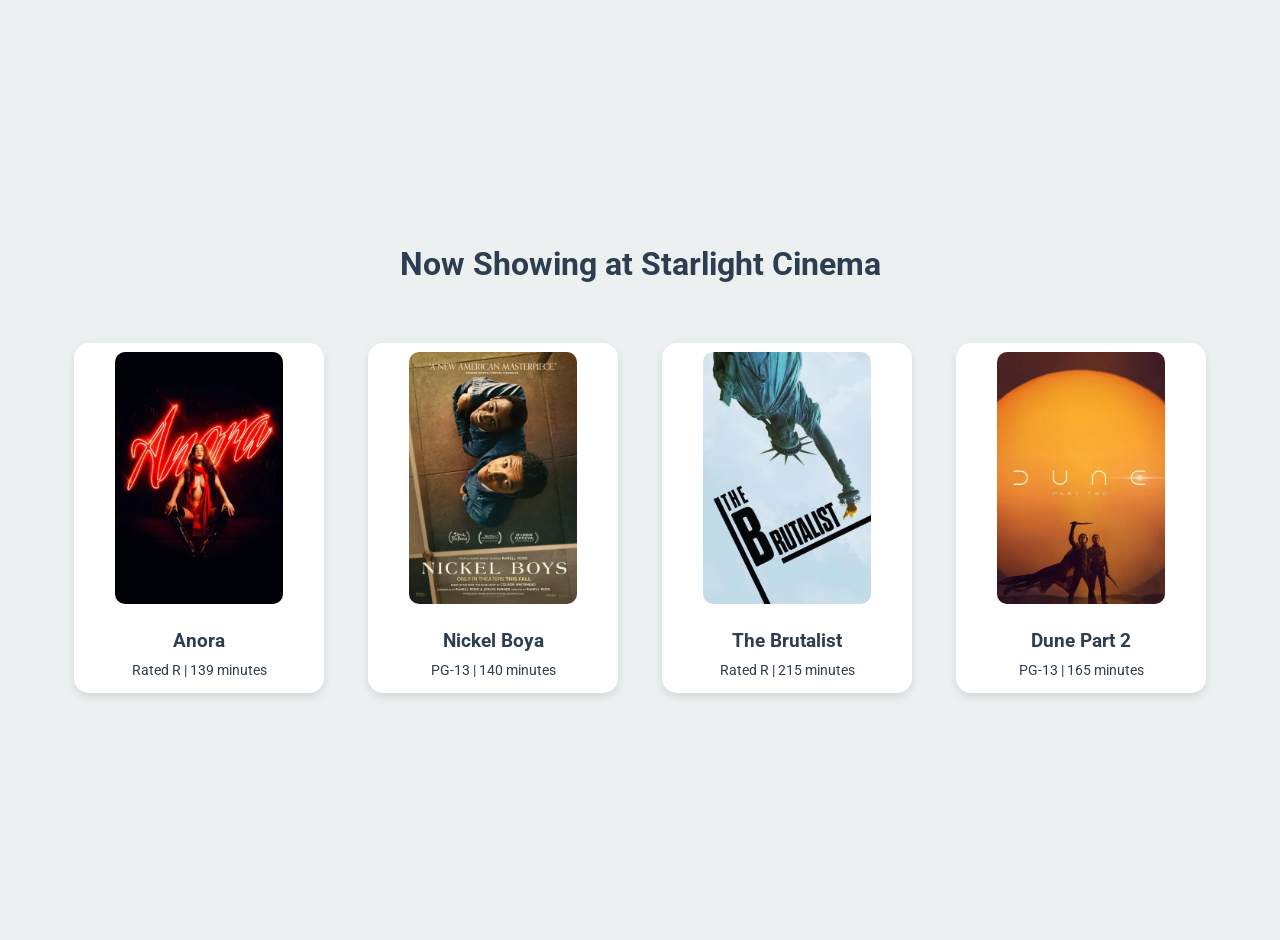
<file: index.html>
<!DOCTYPE html>
<html lang="en">
<head>
    <meta charset="UTF-8">
    <meta name="viewport" content="width=device-width, initial-scale=1.0">
    <title>Cinema Flip Cards</title>
    <link rel="stylesheet" href="styles.css">
</head>
<body>
    <div class="container">
        <h1>Now Showing at Starlight Cinema</h1>
        <div class="flip-card-container">
            <div class="flip-card">
                <div class="card-front">
                    <img src="images/placeholder1.jpg" alt="Movie 1">
                    <h2>Anora</h2>
                    <p>Rated R | 139 minutes</p>
                </div>
                <div class="card-back">
                    <h3>Showtimes:</h3>
                    <ul>
                        <li>2:00 PM</li>
                        <li>5:30 PM</li>
                        <li>8:45 PM</li>
                    </ul>
                    <p>A young escort from Brooklyn meets and impulsively marries the son of a Russian oligarch. Once the news reaches Russia, her fairy tale is threatened as his parents set out for New York to get the marriage annulled.</p>
                    <button class="book-now">Book Now</button>
                </div>
            </div>
        </div>
        <div class="flip-card-container">
            <div class="flip-card">
                <div class="card-front">
                    <img src="images/placeholder2.jpg" alt="Movie 2">
                    <h2>Nickel Boya</h2>
                    <p>PG-13 | 140 minutes</p>
                </div>
                <div class="card-back">
                    <h3>Showtimes:</h3>
                    <ul>
                        <li>1:30 PM</li>
                        <li>4:00 PM</li>
                        <li>6:30 PM</li>
                    </ul>
                    <p>Based on the Pulitzer Prize-winning novel by Colson Whitehead, "Nickel Boys" chronicles the powerful friendship between two young African-American men navigating the harrowing trials of reform school together in Florida.</p>
                    <button class="book-now">Book Now</button>
                </div>
            </div>
        </div>
        <div class="flip-card-container">
            <div class="flip-card">
                <div class="card-front">
                    <img src="images/placeholder3.jpg" alt="Movie 3">
                    <h2>The Brutalist</h2>
                    <p>Rated R | 215 minutes</p>
                </div>
                <div class="card-back">
                    <h3>Showtimes:</h3>
                    <ul>
                        <li>3:15 PM</li>
                        <li>6:45 PM</li>
                        <li>9:30 PM</li>
                    </ul>
                    <p>When a visionary architect and his wife flee post-war Europe in 1947 to rebuild their legacy and witness the birth of modern United States, their lives are changed forever by a mysterious, wealthy client.</p>
                    <button class="book-now">Book Now</button>
                </div>
            </div>
        </div>
        <div class="flip-card-container">
            <div class="flip-card">
                <div class="card-front">
                    <img src="images/placeholder4.jpg" alt="Movie 4">
                    <h2>Dune Part 2</h2>
                    <p>PG-13 | 165 minutes</p>
                </div>
                <div class="card-back">
                    <h3>Showtimes:</h3>
                    <ul>
                        <li>12:00 PM</li>
                        <li>2:30 PM</li>
                        <li>5:00 PM</li>
                    </ul>
                    <p>Paul Atreides unites with the Fremen while on a warpath of revenge against the conspirators who destroyed his family. Facing a choice between the love of his life and the fate of the universe, he endeavors to prevent a terrible future.</p>
                    <button class="book-now">Book Now</button>
                </div>
            </div>
        </div>
    </div>
</body>
</html>
</file>
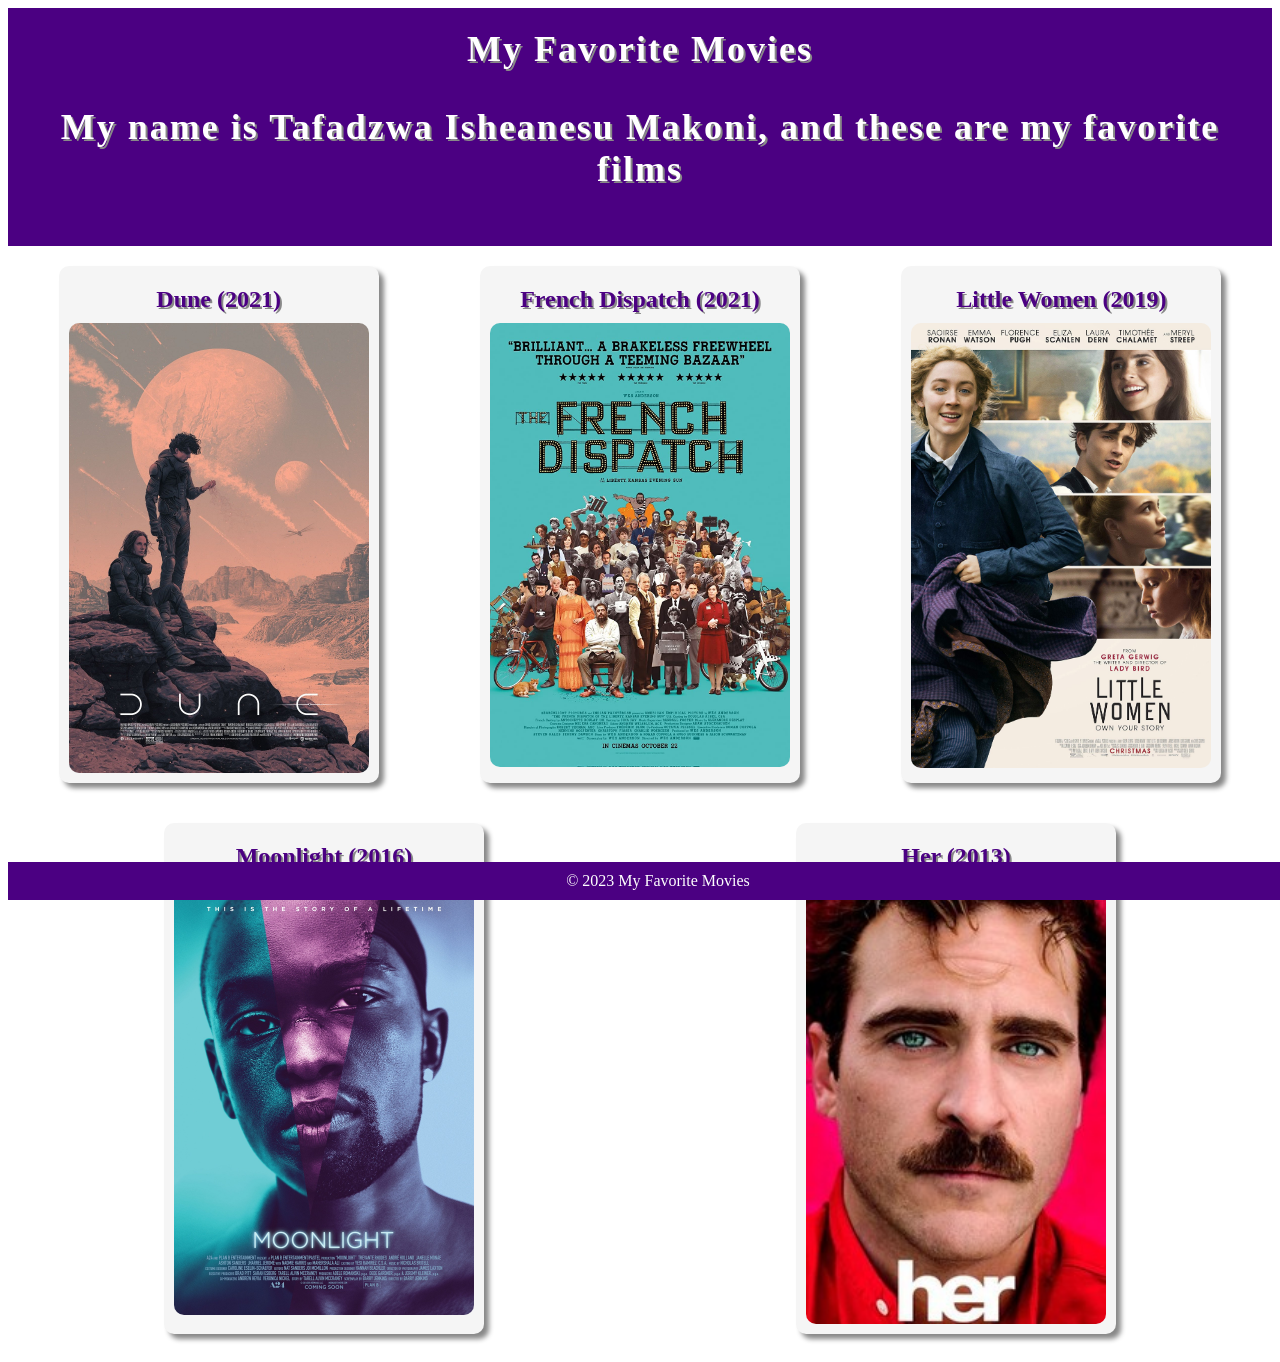
<file: myfavouritemovies.html>
<!DOCTYPE html>
<html>
  <head>
    <title>My Favorite Movies</title>
    <style>
      /* Header */
      header {
        background-color: #4b0082;
        color: #fff;
        padding: 20px;
        text-align: center;
        font-size: 36px;
        font-weight: bold;
        letter-spacing: 2px;
        text-shadow: 2px 2px #888;
      }

      /* Movie List */
      .movies {
        list-style-type: none;
        margin: 0;
        padding: 0;
        display: flex;
        justify-content: space-around;
        flex-wrap: wrap;
      }

      .movies li {
        margin: 20px;
        padding: 10px;
        background-color: #f5f5f5;
        border-radius: 10px;
        box-shadow: 5px 5px 5px #888888;
        width: 300px;
      }

      .movies li:hover {
        transform: scale(1.05);
        transition: all 0.3s ease-in-out;
      }

      .movie-title {
        color: #4b0082;
        text-align: center;
        margin: 10px 0;
        font-size: 24px;
        font-weight: bold;
        text-shadow: 2px 2px #888;
      }

      .movie-poster {
        display: block;
        margin: 0 auto;
        width: 100%;
        height: auto;
        border-radius: 10px;
      }

      /* Footer */
      footer {
        background-color: #4b0082;
        color: #fff;
        text-align: center;
        padding: 10px;
        position: absolute;
        bottom: 0;
        width: 100%;
      }
    </style>
  </head>

  <body>
    <header>
      My Favorite Movies
      <p>My name is Tafadzwa Isheanesu Makoni, and these are my favorite films</p>
    </header>

    <ul class="movies">
      <li>
        <h2 class="movie-title">Dune (2021)</h2>
        <img class="movie-poster" src="dune.jpg" alt="Dune (2021)">
      </li>
      <li>
        <h2 class="movie-title">French Dispatch (2021)</h2>
        <img class="movie-poster" src="frenchdispatch.jpg" alt="French Dispatch (2021)">
      </li>
      <li>
        <h2 class="movie-title">Little Women (2019)</h2>
        <img class="movie-poster" src="littlewomen.jpg" alt="Little Women (2019)">
      </li>
      <li>
        <h2 class="movie-title">Moonlight (2016)</h2>
        <img class="movie-poster" src="moonlight.jpg" alt="Moonlight (2016)">
      </li>
      <li>
        <h2 class="movie-title">Her (2013)</h2>
        <img class="movie-poster" src="her.jpg" alt="Her (2013)">
      </li>
    </ul>

    <footer>&copy; 2023 My Favorite Movies</footer>
  </body>
</html>
</file>
<file: styles.css>
@import url("https://fonts.googleapis.com/css2?family=Roboto:wght@300;400;700&display=swap");
body {
  font-family: "Roboto", sans-serif;
  background-color: #ecf0f1;
  display: flex;
  justify-content: center;
  align-items: center;
  min-height: 100vh;
  margin: 0;
  padding: 20px;
}

.container {
  text-align: center;
  max-width: 1200px;
}

h1 {
  color: #2c3e50;
  margin-bottom: 40px;
}

.flip-card-container {
  width: 250px;
  height: 350px;
  perspective: 1000px;
  margin: 20px;
  display: inline-block;
}

.flip-card {
  width: 100%;
  height: 100%;
  transition: transform 0.6s;
  transform-style: preserve-3d;
  cursor: pointer;
  position: relative;
}
.flip-card:hover {
  transform: rotateY(180deg);
}

.card-front, .card-back {
  position: absolute;
  width: 100%;
  height: 100%;
  backface-visibility: hidden;
  display: flex;
  flex-direction: column;
  align-items: center;
  justify-content: center;
  border-radius: 15px;
  box-shadow: 0 4px 8px rgba(0, 0, 0, 0.1);
  padding: 20px;
  box-sizing: border-box;
}

.card-front {
  background-color: white;
  color: #2c3e50;
}
.card-front img {
  width: 80%;
  height: auto;
  border-radius: 10px;
  margin-bottom: 15px;
}
.card-front h2 {
  margin: 10px 0 5px;
  font-size: 1.2em;
}
.card-front p {
  margin: 5px 0;
  font-size: 0.9em;
}

.card-back {
  background-color: #2c3e50;
  color: #ecf0f1;
  transform: rotateY(180deg);
}
.card-back h3 {
  margin-top: 0;
}
.card-back ul {
  list-style-type: none;
  padding: 0;
  margin: 10px 0;
}
.card-back li {
  margin: 5px 0;
}
.card-back p {
  font-size: 0.9em;
  margin: 10px 0;
}
.card-back .book-now {
  background-color: #e74c3c;
  color: white;
  border: none;
  padding: 10px 20px;
  border-radius: 5px;
  cursor: pointer;
  transition: background-color 0.3s;
  font-weight: bold;
}
.card-back .book-now:hover {
  background-color: rgb(213.698630137, 43.8356164384, 26.301369863);
}

@media (max-width: 768px) {
  .flip-card-container {
    width: 200px;
    height: 280px;
  }
}
</file>
